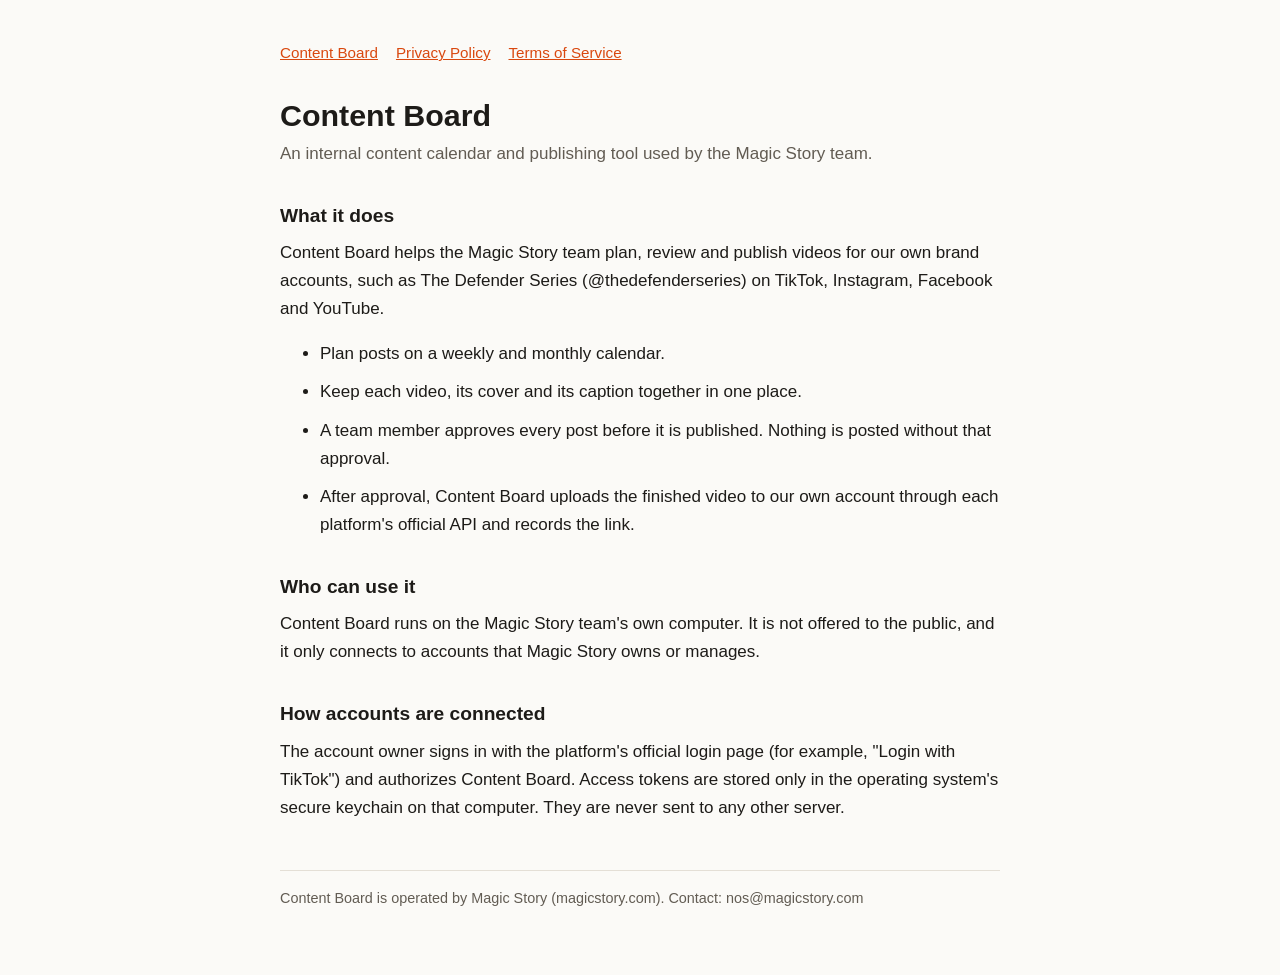
<file: content-board/index.html>
<!doctype html><html lang="en"><head><meta charset="utf-8"><meta name="viewport" content="width=device-width,initial-scale=1"><title>Content Board — Magic Story</title><link rel="stylesheet" href="style.css"></head><body><main>
<nav><a href="./">Content Board</a><a href="privacy.html">Privacy Policy</a><a href="terms.html">Terms of Service</a></nav>
<h1>Content Board</h1>
<p class="sub">An internal content calendar and publishing tool used by the Magic Story team.</p>
<h2>What it does</h2>
<p>Content Board helps the Magic Story team plan, review and publish videos for our own brand accounts, such as The Defender Series (@thedefenderseries) on TikTok, Instagram, Facebook and YouTube.</p>
<ul>
<li>Plan posts on a weekly and monthly calendar.</li>
<li>Keep each video, its cover and its caption together in one place.</li>
<li>A team member approves every post before it is published. Nothing is posted without that approval.</li>
<li>After approval, Content Board uploads the finished video to our own account through each platform's official API and records the link.</li>
</ul>
<h2>Who can use it</h2>
<p>Content Board runs on the Magic Story team's own computer. It is not offered to the public, and it only connects to accounts that Magic Story owns or manages.</p>
<h2>How accounts are connected</h2>
<p>The account owner signs in with the platform's official login page (for example, "Login with TikTok") and authorizes Content Board. Access tokens are stored only in the operating system's secure keychain on that computer. They are never sent to any other server.</p>
<footer>Content Board is operated by Magic Story (magicstory.com). Contact: nos@magicstory.com</footer>
</main></body></html>
</file>
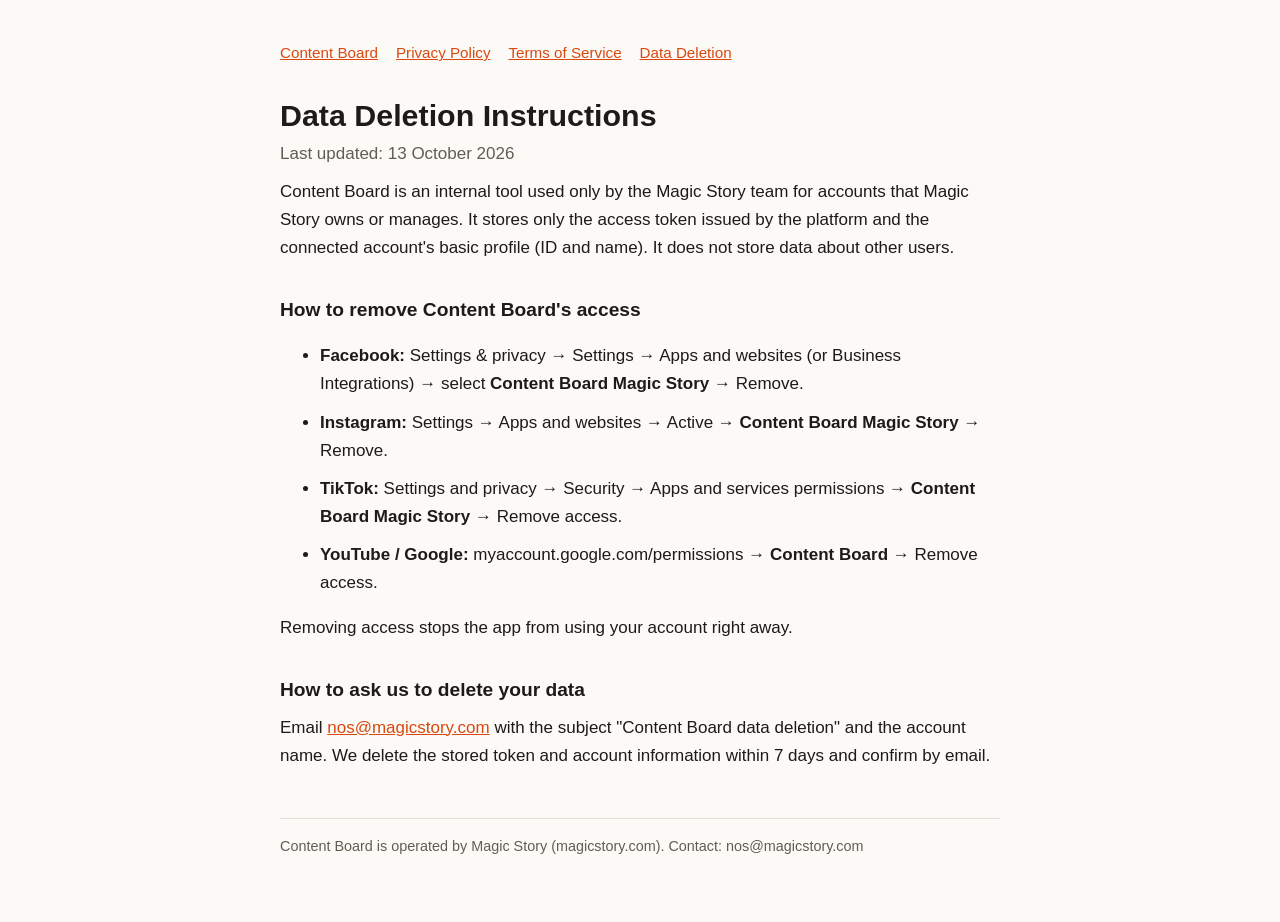
<file: content-board/data-deletion.html>
<!doctype html><html lang="en"><head><meta charset="utf-8"><meta name="viewport" content="width=device-width,initial-scale=1"><title>Data Deletion — Content Board</title><link rel="stylesheet" href="style.css"></head><body><main>
<nav><a href="./">Content Board</a><a href="privacy.html">Privacy Policy</a><a href="terms.html">Terms of Service</a><a href="data-deletion.html">Data Deletion</a></nav>
<h1>Data Deletion Instructions</h1>
<p class="sub">Last updated: 13 October 2026</p>
<p>Content Board is an internal tool used only by the Magic Story team for accounts that Magic Story owns or manages. It stores only the access token issued by the platform and the connected account's basic profile (ID and name). It does not store data about other users.</p>
<h2>How to remove Content Board's access</h2>
<ul>
<li><b>Facebook:</b> Settings &amp; privacy &rarr; Settings &rarr; Apps and websites (or Business Integrations) &rarr; select <b>Content Board Magic Story</b> &rarr; Remove.</li>
<li><b>Instagram:</b> Settings &rarr; Apps and websites &rarr; Active &rarr; <b>Content Board Magic Story</b> &rarr; Remove.</li>
<li><b>TikTok:</b> Settings and privacy &rarr; Security &rarr; Apps and services permissions &rarr; <b>Content Board Magic Story</b> &rarr; Remove access.</li>
<li><b>YouTube / Google:</b> myaccount.google.com/permissions &rarr; <b>Content Board</b> &rarr; Remove access.</li>
</ul>
<p>Removing access stops the app from using your account right away.</p>
<h2>How to ask us to delete your data</h2>
<p>Email <a href="mailto:nos@magicstory.com">nos@magicstory.com</a> with the subject "Content Board data deletion" and the account name. We delete the stored token and account information within 7 days and confirm by email.</p>
<footer>Content Board is operated by Magic Story (magicstory.com). Contact: nos@magicstory.com</footer>
</main></body></html>
</file>
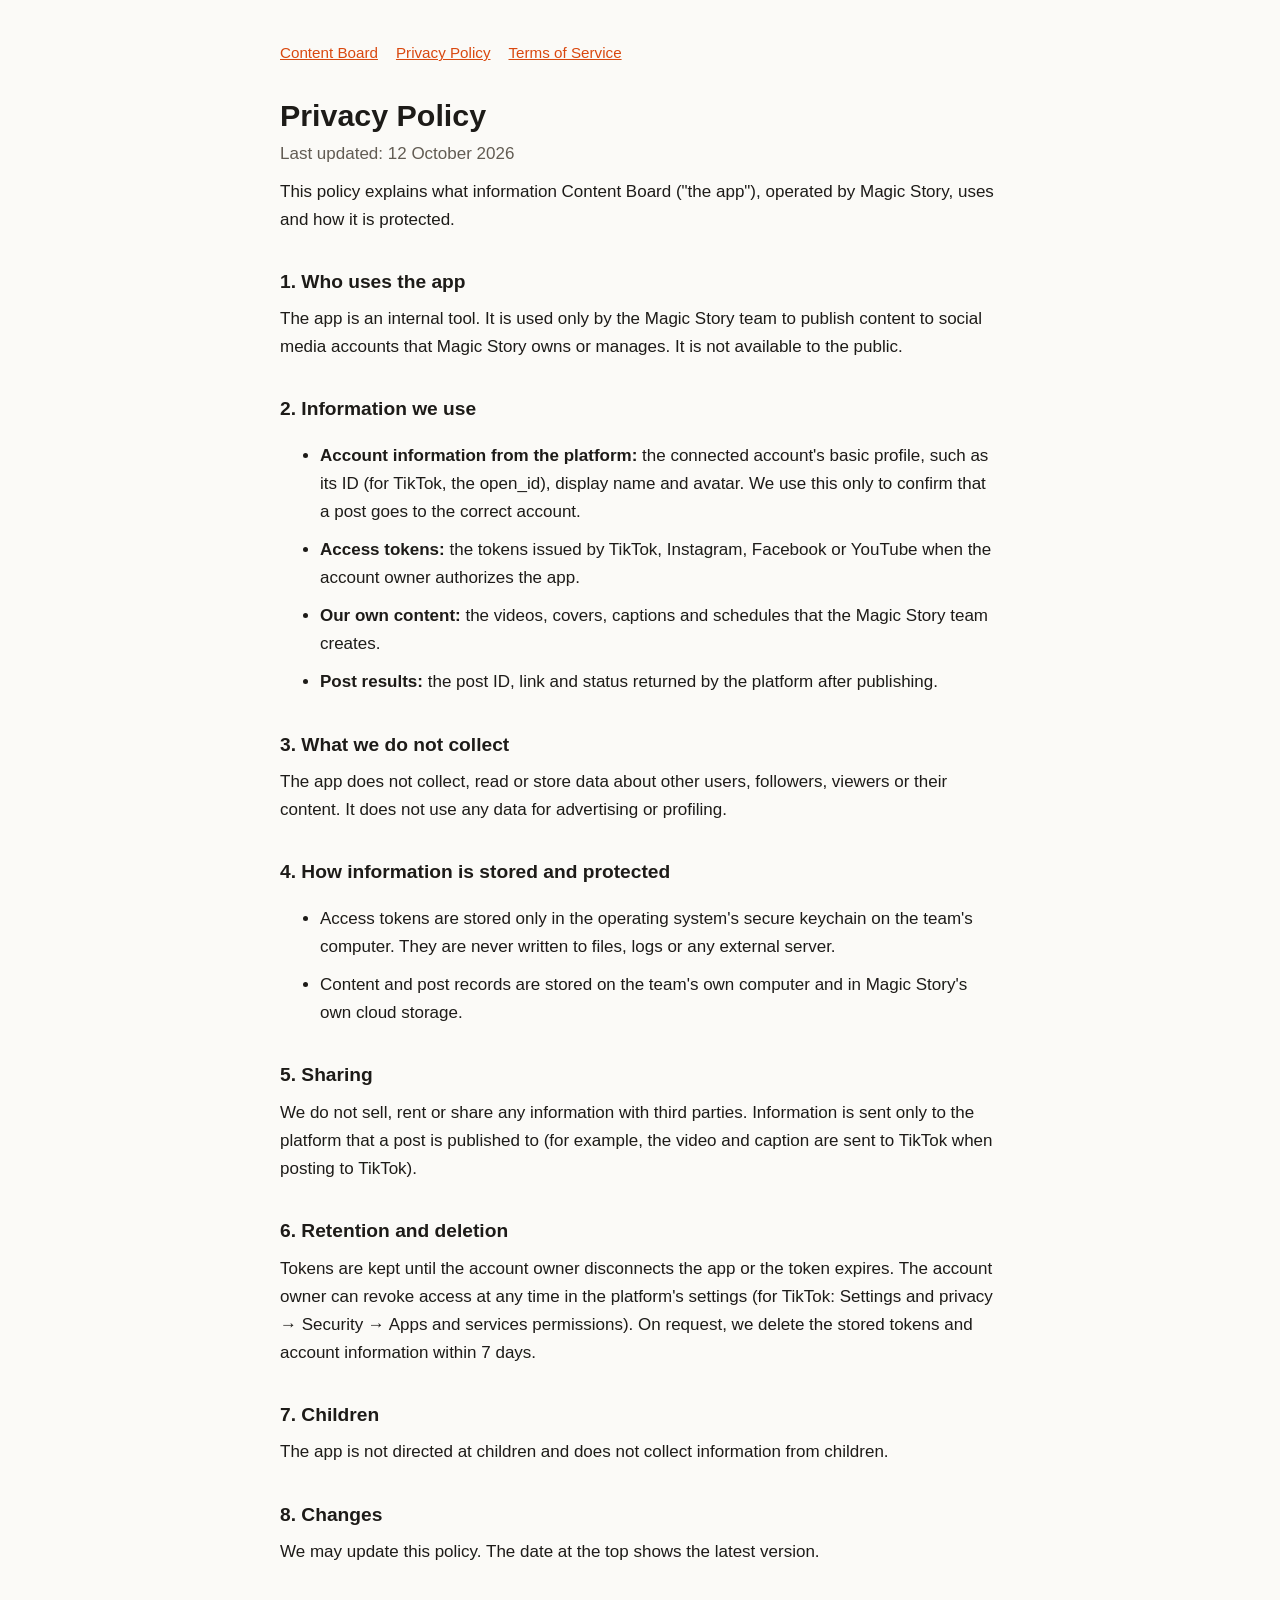
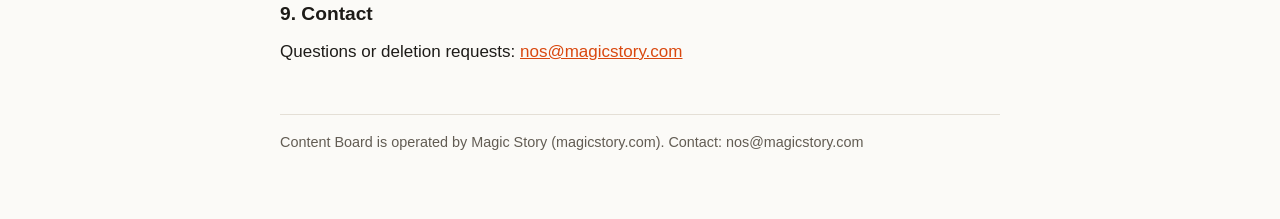
<file: content-board/privacy.html>
<!doctype html><html lang="en"><head><meta charset="utf-8"><meta name="viewport" content="width=device-width,initial-scale=1"><title>Privacy Policy — Content Board</title><link rel="stylesheet" href="style.css"></head><body><main>
<nav><a href="./">Content Board</a><a href="privacy.html">Privacy Policy</a><a href="terms.html">Terms of Service</a></nav>
<h1>Privacy Policy</h1>
<p class="sub">Last updated: 12 October 2026</p>
<p>This policy explains what information Content Board ("the app"), operated by Magic Story, uses and how it is protected.</p>
<h2>1. Who uses the app</h2>
<p>The app is an internal tool. It is used only by the Magic Story team to publish content to social media accounts that Magic Story owns or manages. It is not available to the public.</p>
<h2>2. Information we use</h2>
<ul>
<li><b>Account information from the platform:</b> the connected account's basic profile, such as its ID (for TikTok, the open_id), display name and avatar. We use this only to confirm that a post goes to the correct account.</li>
<li><b>Access tokens:</b> the tokens issued by TikTok, Instagram, Facebook or YouTube when the account owner authorizes the app.</li>
<li><b>Our own content:</b> the videos, covers, captions and schedules that the Magic Story team creates.</li>
<li><b>Post results:</b> the post ID, link and status returned by the platform after publishing.</li>
</ul>
<h2>3. What we do not collect</h2>
<p>The app does not collect, read or store data about other users, followers, viewers or their content. It does not use any data for advertising or profiling.</p>
<h2>4. How information is stored and protected</h2>
<ul>
<li>Access tokens are stored only in the operating system's secure keychain on the team's computer. They are never written to files, logs or any external server.</li>
<li>Content and post records are stored on the team's own computer and in Magic Story's own cloud storage.</li>
</ul>
<h2>5. Sharing</h2>
<p>We do not sell, rent or share any information with third parties. Information is sent only to the platform that a post is published to (for example, the video and caption are sent to TikTok when posting to TikTok).</p>
<h2>6. Retention and deletion</h2>
<p>Tokens are kept until the account owner disconnects the app or the token expires. The account owner can revoke access at any time in the platform's settings (for TikTok: Settings and privacy &rarr; Security &rarr; Apps and services permissions). On request, we delete the stored tokens and account information within 7 days.</p>
<h2>7. Children</h2>
<p>The app is not directed at children and does not collect information from children.</p>
<h2>8. Changes</h2>
<p>We may update this policy. The date at the top shows the latest version.</p>
<h2>9. Contact</h2>
<p>Questions or deletion requests: <a href="mailto:nos@magicstory.com">nos@magicstory.com</a></p>
<footer>Content Board is operated by Magic Story (magicstory.com). Contact: nos@magicstory.com</footer>
</main></body></html>
</file>
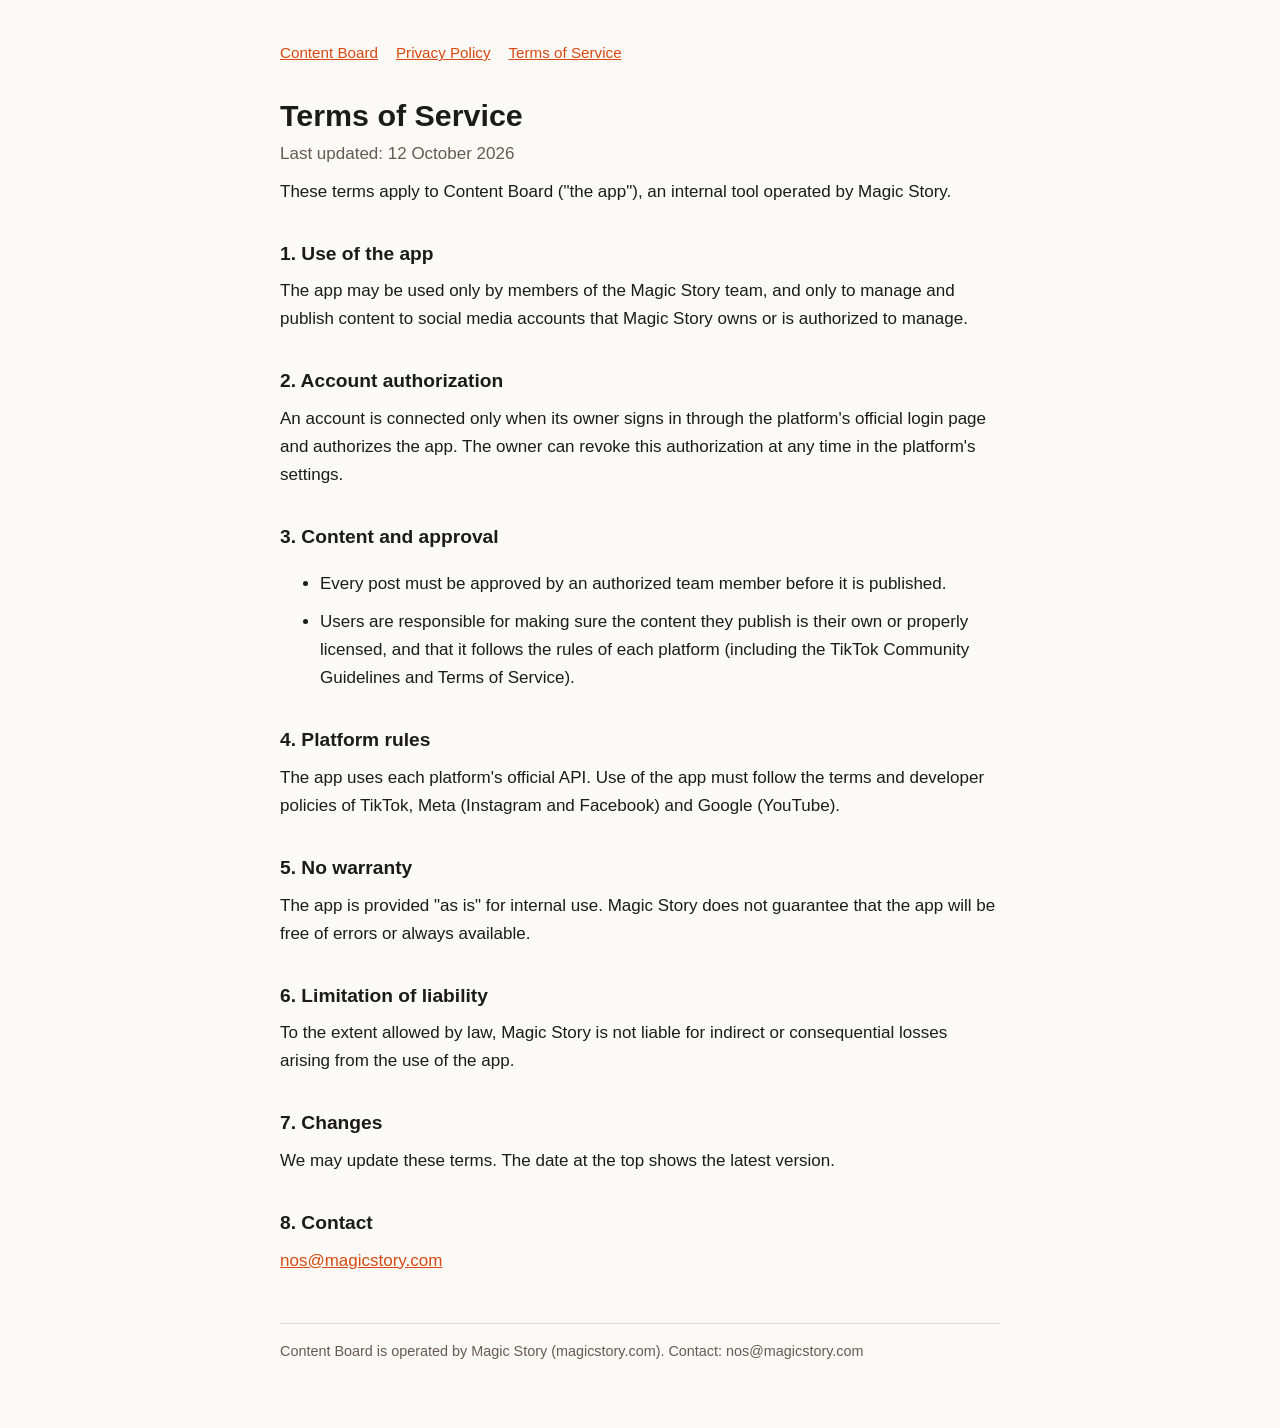
<file: content-board/terms.html>
<!doctype html><html lang="en"><head><meta charset="utf-8"><meta name="viewport" content="width=device-width,initial-scale=1"><title>Terms of Service — Content Board</title><link rel="stylesheet" href="style.css"></head><body><main>
<nav><a href="./">Content Board</a><a href="privacy.html">Privacy Policy</a><a href="terms.html">Terms of Service</a></nav>
<h1>Terms of Service</h1>
<p class="sub">Last updated: 12 October 2026</p>
<p>These terms apply to Content Board ("the app"), an internal tool operated by Magic Story.</p>
<h2>1. Use of the app</h2>
<p>The app may be used only by members of the Magic Story team, and only to manage and publish content to social media accounts that Magic Story owns or is authorized to manage.</p>
<h2>2. Account authorization</h2>
<p>An account is connected only when its owner signs in through the platform's official login page and authorizes the app. The owner can revoke this authorization at any time in the platform's settings.</p>
<h2>3. Content and approval</h2>
<ul>
<li>Every post must be approved by an authorized team member before it is published.</li>
<li>Users are responsible for making sure the content they publish is their own or properly licensed, and that it follows the rules of each platform (including the TikTok Community Guidelines and Terms of Service).</li>
</ul>
<h2>4. Platform rules</h2>
<p>The app uses each platform's official API. Use of the app must follow the terms and developer policies of TikTok, Meta (Instagram and Facebook) and Google (YouTube).</p>
<h2>5. No warranty</h2>
<p>The app is provided "as is" for internal use. Magic Story does not guarantee that the app will be free of errors or always available.</p>
<h2>6. Limitation of liability</h2>
<p>To the extent allowed by law, Magic Story is not liable for indirect or consequential losses arising from the use of the app.</p>
<h2>7. Changes</h2>
<p>We may update these terms. The date at the top shows the latest version.</p>
<h2>8. Contact</h2>
<p><a href="mailto:nos@magicstory.com">nos@magicstory.com</a></p>
<footer>Content Board is operated by Magic Story (magicstory.com). Contact: nos@magicstory.com</footer>
</main></body></html>
</file>
<file: content-board/style.css>
:root{--bg:#fbfaf7;--fg:#1d1b18;--muted:#625c53;--line:#e4dfd6;--accent:#d9480f}
@media (prefers-color-scheme:dark){:root{--bg:#141311;--fg:#efebe4;--muted:#a39b8f;--line:#35312b;--accent:#ff8a3d}}
body{margin:0;background:var(--bg);color:var(--fg);font:17px/1.65 -apple-system,BlinkMacSystemFont,"Segoe UI",Roboto,sans-serif}
main{max-width:720px;margin:0 auto;padding:40px 20px 64px}
h1{font-size:1.9rem;line-height:1.2;margin:0 0 6px}h2{font-size:1.2rem;margin:32px 0 8px}
p,li{margin:0 0 10px}.sub{color:var(--muted)}a{color:var(--accent)}
nav{display:flex;gap:18px;flex-wrap:wrap;margin:0 0 32px;font-size:.95rem}
footer{margin-top:48px;padding-top:16px;border-top:1px solid var(--line);color:var(--muted);font-size:.9rem}
</file>
